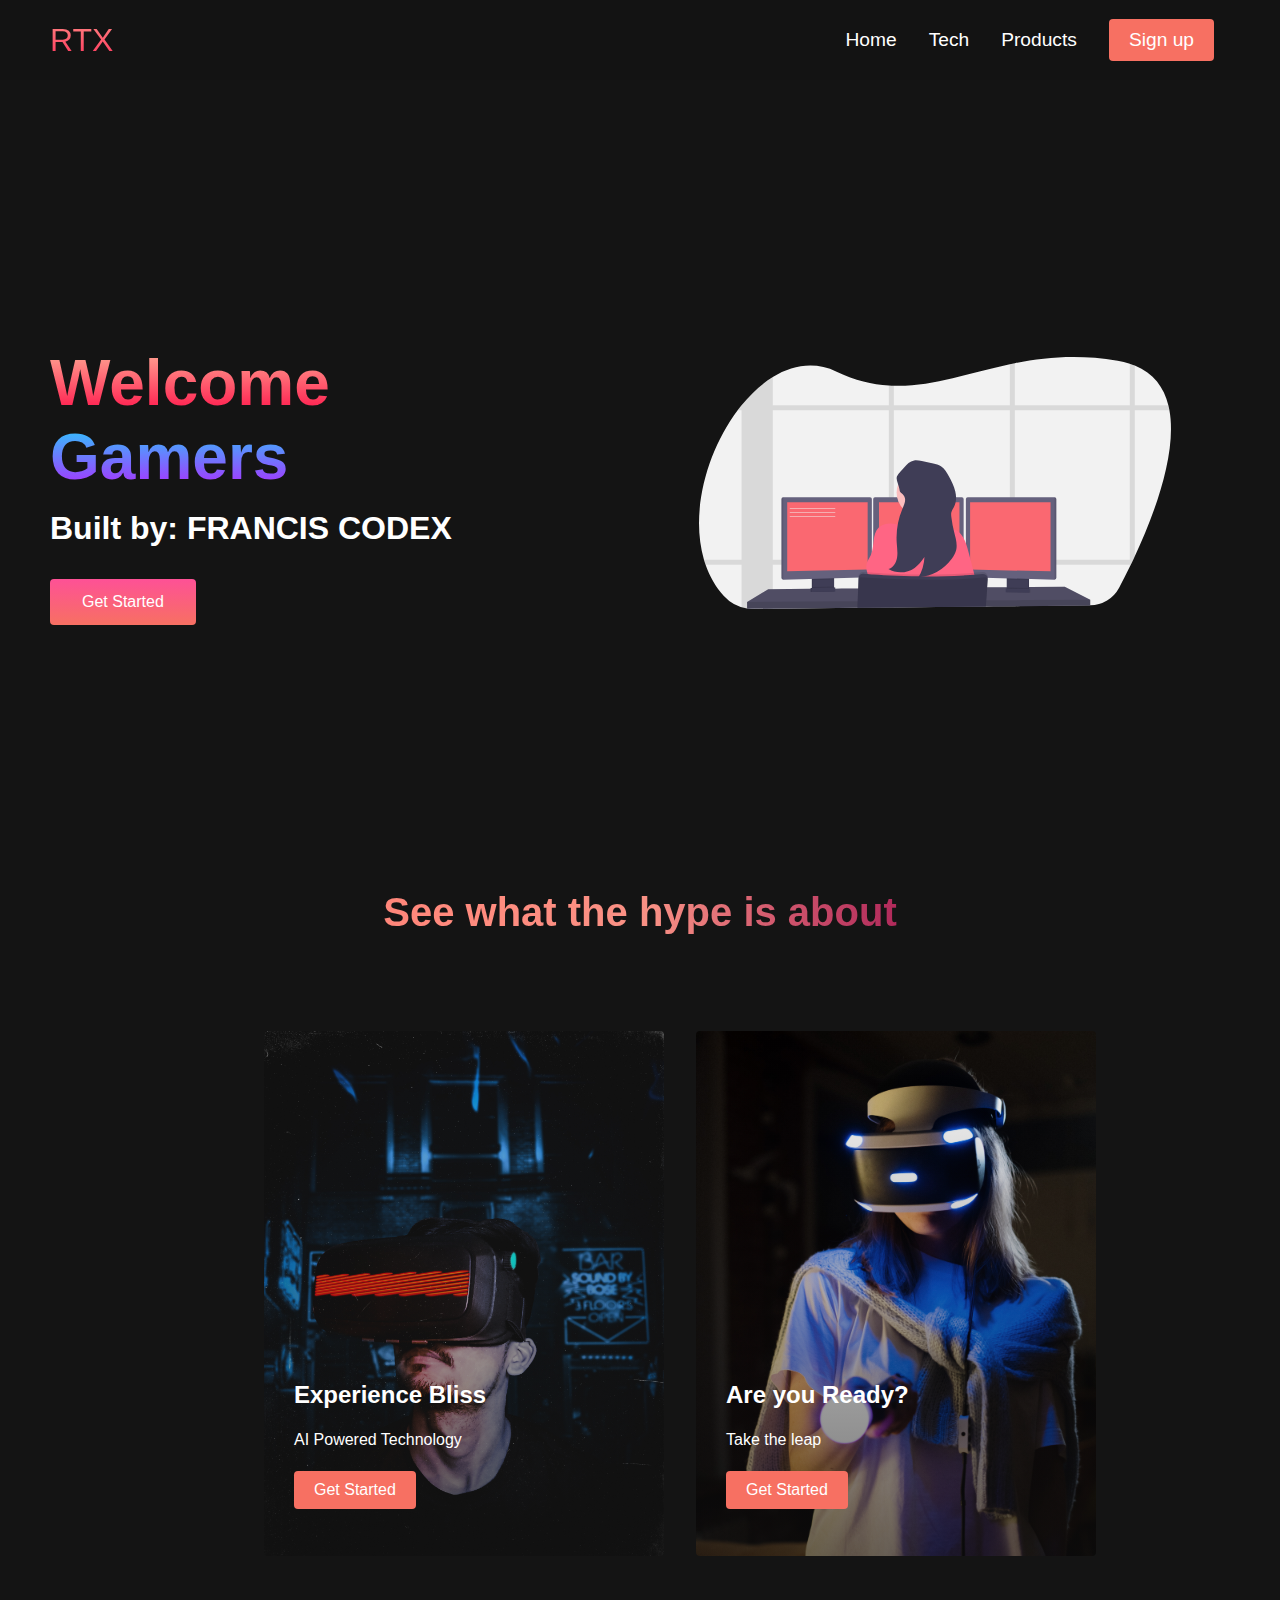
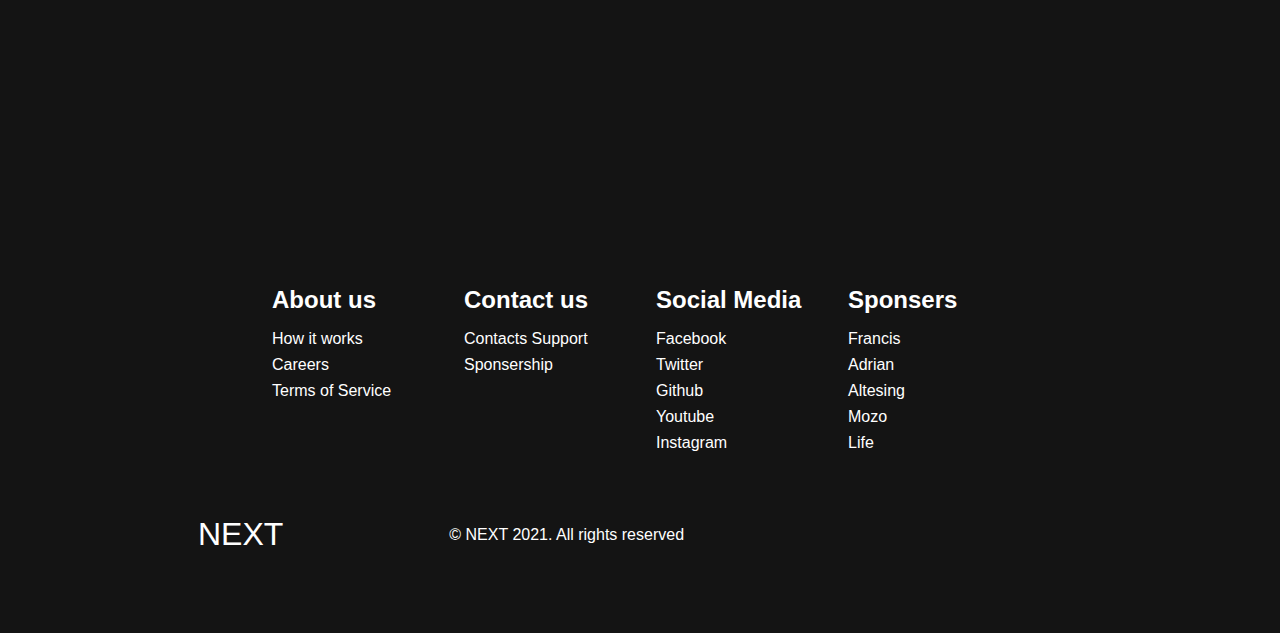
<file: Website 2.0/index.html>
<!DOCTYPE html>
<html lang="en">
<head>
    <meta charset="UTF-8">
    <meta name="viewport" content="width=device-width, initial-scale=1.0">
    <title>Cool Website</title>
    <link rel="stylesheet" href="style.css">
    <link rel="preconnect" href="https://fonts.gstatic.com">
<link href="https://fonts.googleapis.com/css2?family=Kumbh+Sans:wght@400;700&display=swap" rel="stylesheet">
<link rel="stylesheet" href="https://use.fontawesome.com/releases/v5.15.2/css/all.css" integrity="sha384-vSIIfh2YWi9wW0r9iZe7RJPrKwp6bG+s9QZMoITbCckVJqGCCRhc+ccxNcdpHuYu" crossorigin="anonymous">

</head>
<body>
    <!--Navbar--> 
    <nav class="navbar"> 
        <div class="navbar_container">
            <a href="/" id="navbar_logo">RTX</a>
            <div class="navbar_toggle" id="mobile-menu">
                <span class="bar"></span>
                <span class="bar"></span>
                <span class="bar"></span>
            </div>
            <ul class="navbar_menu">
                <li class="navbar_item">
                    <a href="/" class="navbar_links">Home</a>
                </li>
                <li class="navbar_item">
                    <a href="/tech.html" class="navbar_links">Tech</a>
                </li>
                <li class="navbar_item">
                    <a href="/" class="navbar_links">Products</a>
                </li>
                <li class="navbar_btn">
                    <a href="/" class="button">Sign up</a>
                </li>
            </ul>
        </div>
    </nav>

    <!--Hero Section--> 
    <div class="main">
        <div class="main_container">
            <div class="main_content">
                <h1>Welcome</h1>
                <h2>Gamers</h2>
                <p>Built by: FRANCIS CODEX</p>
                <button class="main_btn"><a href="/">Get Started</a></button>
            </div>
            <div class="main_img-container">
                <img src="images/program.svg" alt="png" id="main-img">
            </div>
        </div>
    </div>
    <!--Services Section-->
    <div class="services">
        <h1>See what the hype is about</h1>
        <div class="services_container">
            <div class="services_card">
                <h2>Experience Bliss</h2>
                <p>AI Powered Technology</p>
                <button>Get Started</button>
            </div>
            <div class="services_card">
                <h2>Are you Ready?</h2>
                <p>Take the leap</p>
                <button>Get Started</button>
            </div>
        </div>
    </div>
    <!--Footer Section-->
    <div class="footer_container">
        <div class="footer_links">
            <div class="footer_links-wrapper">
                <div class="footer_links-items">
                    <h2>About us</h2>
                    <a href="/">How it works</a>
                    <a href="/">Careers</a>
                    <a href="/">Terms of Service</a>
                </div>
                <div class="footer_links-items">
                    <h2>Contact us</h2>
                    <a href="/">Contacts Support</a>
                    <a href="/">Sponsership</a>
                </div>
            </div>
            <div class="footer_links-wrapper">
                <div class="footer_links-items">
                    <h2>Social Media</h2>
                    <a href="/">Facebook</a>
                    <a href="/">Twitter</a>
                    <a href="/">Github</a>
                    <a href="/">Youtube</a>
                    <a href="/">Instagram</a>
                </div>
                <div class="footer_links-items">
                    <h2>Sponsers</h2>
                    <a href="/">Francis</a>
                    <a href="/">Adrian</a>
                    <a href="/">Altesing</a>
                    <a href="/">Mozo</a>
                    <a href="/">Life</a>
                </div>
            </div>
        </div>
        <div class="social_media">
            <div class="social_media-wrap">
                <div class="footer_logo">
                    <a href="/" class="footer_logo"><i class="fas fa-gem"></i>NEXT</a>
                </div>
                <p class="website_right">© NEXT 2021. All rights reserved</p>
                <div class="social_icons">
                    <a href="/" class="social_icon-link" target="_blank">
                    <i class="fab fa-facebook"></i>
                    </a>
                    <a href="/" class="social_icon-link" target="_blank">
                        <i class="fab fa-instagram"></i>
                    </a>
                        <a href="/" class="social_icon-link" target="_blank">
                        <i class="fab fa-twitter"></i>
                        </a>
                </div>
            </div>
        </div>
    </div>

    <script src="scripts.js"></script>
</body>
</html>
</file>
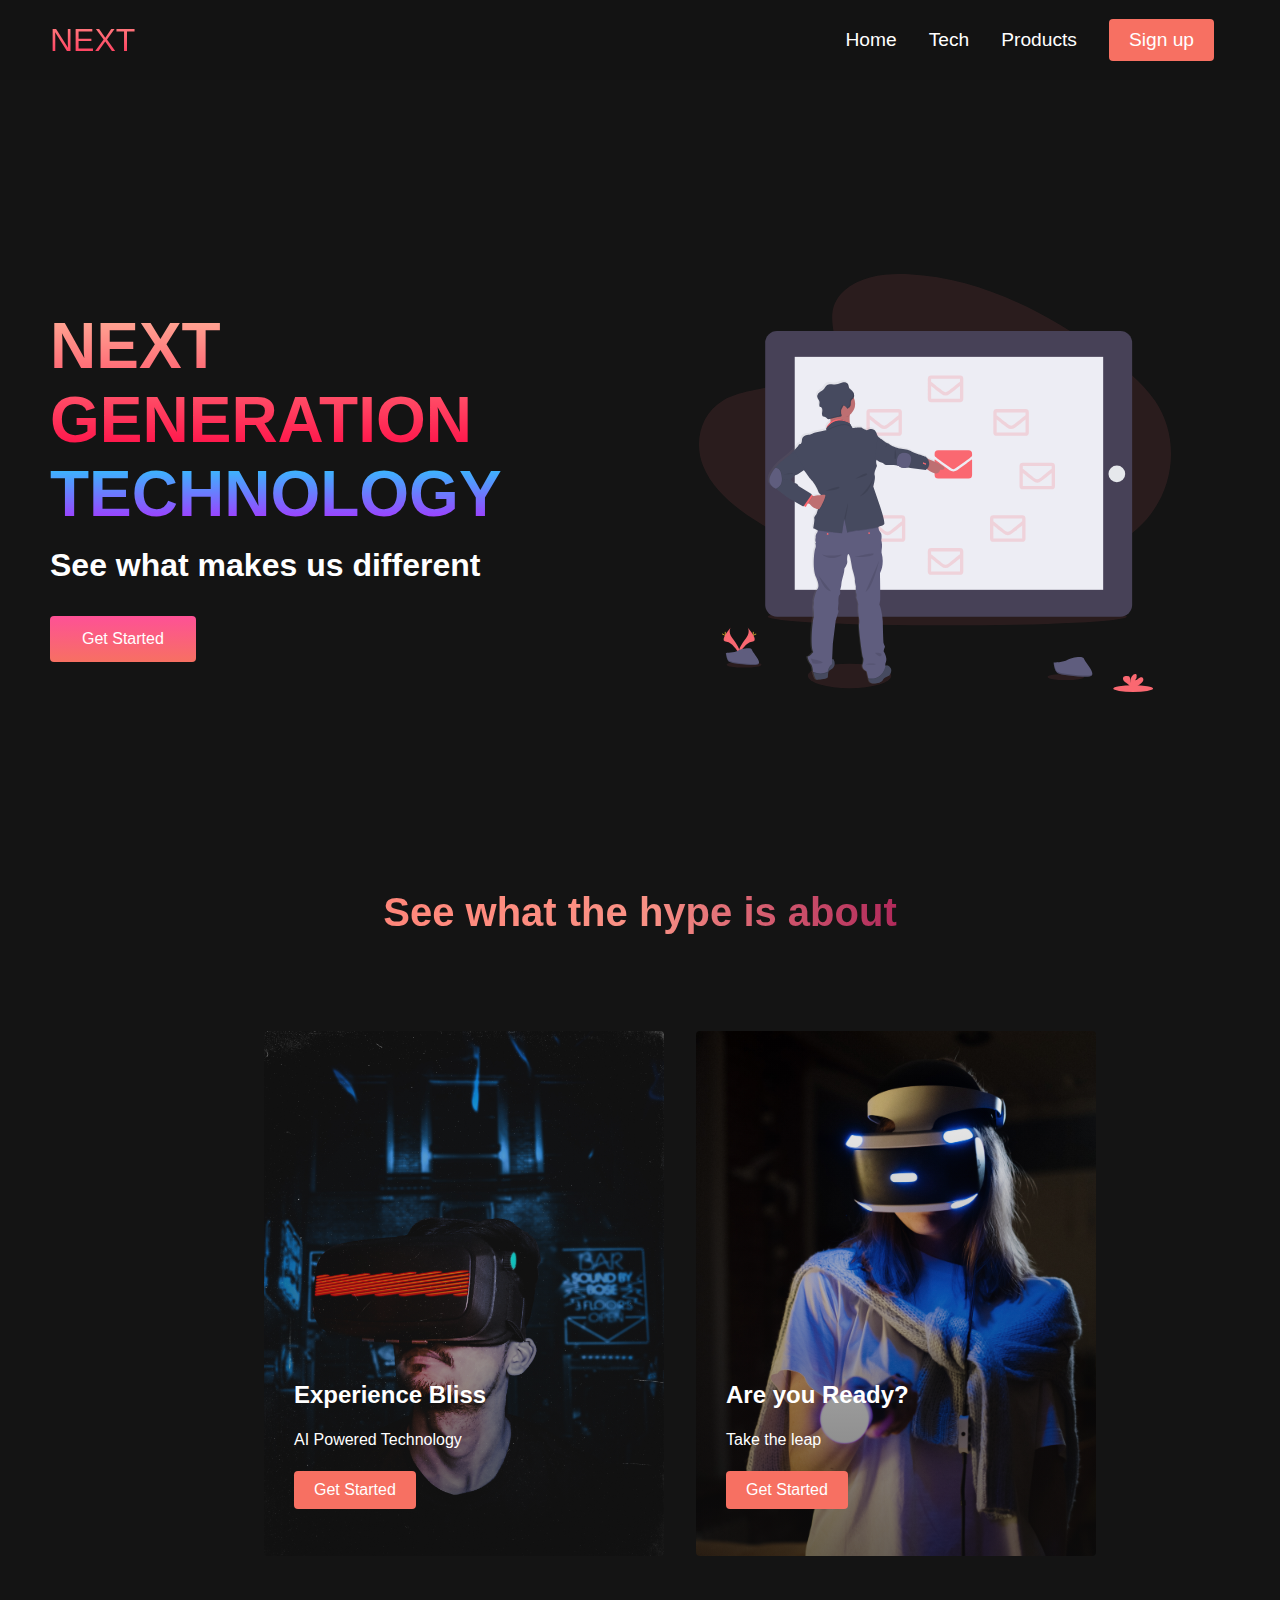
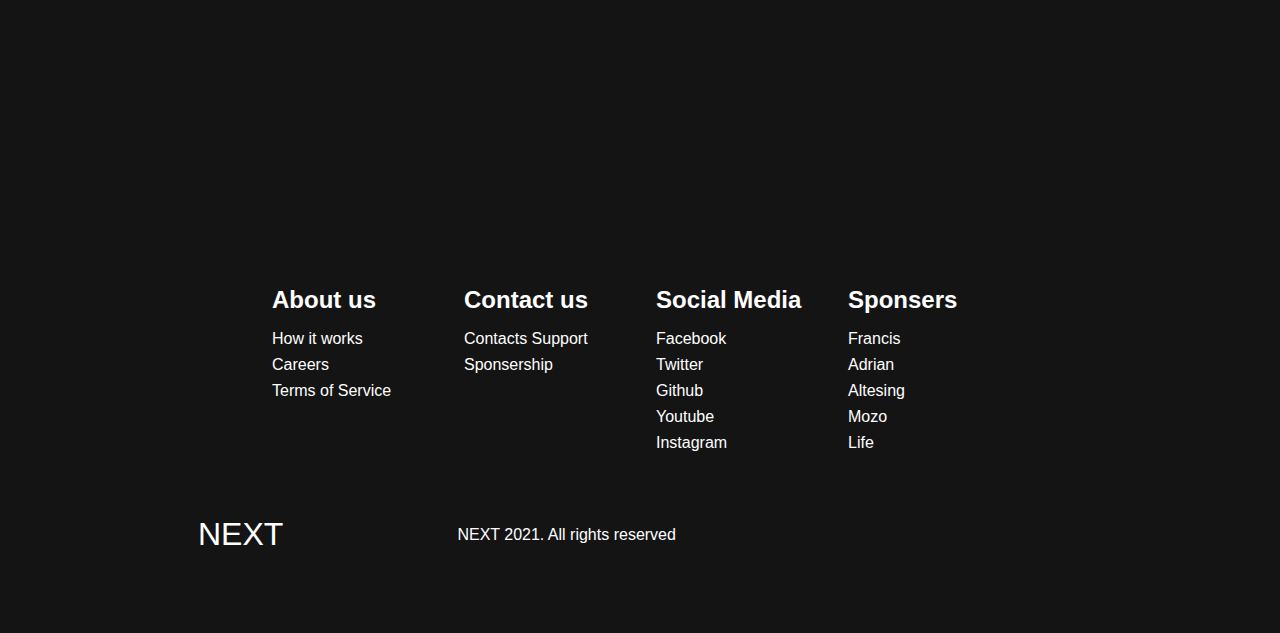
<file: Website 2.0/tech.html>
<!DOCTYPE html>
<html lang="en">
<head>
    <meta charset="UTF-8">
    <meta name="viewport" content="width=device-width, initial-scale=1.0">
    <title>Cool Website</title>
    <link rel="stylesheet" href="style.css">
    <link rel="preconnect" href="https://fonts.gstatic.com">
<link href="https://fonts.googleapis.com/css2?family=Kumbh+Sans:wght@400;700&display=swap" rel="stylesheet">
<link rel="stylesheet" href="https://use.fontawesome.com/releases/v5.15.2/css/all.css" integrity="sha384-vSIIfh2YWi9wW0r9iZe7RJPrKwp6bG+s9QZMoITbCckVJqGCCRhc+ccxNcdpHuYu" crossorigin="anonymous">

</head>
<body>
    <!--Navbar--> 
    <nav class="navbar"> 
        <div class="navbar_container">
            <a href="/" id="navbar_logo">NEXT</a>
            <div class="navbar_toggle" id="mobile-menu">
                <span class="bar"></span>
                <span class="bar"></span>
                <span class="bar"></span>
            </div>
            <ul class="navbar_menu">
                <li class="navbar_item">
                    <a href="/" class="navbar_links">Home</a>
                </li>
                <li class="navbar_item">
                    <a href="/tech.html" class="navbar_links">Tech</a>
                </li>
                <li class="navbar_item">
                    <a href="/" class="navbar_links">Products</a>
                </li>
                <li class="navbar_btn">
                    <a href="/" class="button">Sign up</a>
                </li>
            </ul>
        </div>
    </nav>

    <!--Hero Section--> 
    <div class="main">
        <div class="main_container">
            <div class="main_content">
                <h1>NEXT GENERATION</h1>
                <h2>TECHNOLOGY</h2>
                <p>See what makes us different</p>
                <button class="main_btn"><a href="/">Get Started</a></button>
            </div>
            <div class="main_img-container">
                <img src="images/emails.svg" alt="png" id="main-img">
            </div>
        </div>
    </div>
    <!--Services Section-->
    <div class="services">
        <h1>See what the hype is about</h1>
        <div class="services_container">
            <div class="services_card">
                <h2>Experience Bliss</h2>
                <p>AI Powered Technology</p>
                <button>Get Started</button>
            </div>
            <div class="services_card">
                <h2>Are you Ready?</h2>
                <p>Take the leap</p>
                <button>Get Started</button>
            </div>
        </div>
    </div>
    <!--Footer Section-->
    <div class="footer_container">
        <div class="footer_links">
            <div class="footer_links-wrapper">
                <div class="footer_links-items">
                    <h2>About us</h2>
                    <a href="/">How it works</a>
                    <a href="/">Careers</a>
                    <a href="/">Terms of Service</a>
                </div>
                <div class="footer_links-items">
                    <h2>Contact us</h2>
                    <a href="/">Contacts Support</a>
                    <a href="/">Sponsership</a>
                </div>
            </div>
            <div class="footer_links-wrapper">
                <div class="footer_links-items">
                    <h2>Social Media</h2>
                    <a href="/">Facebook</a>
                    <a href="/">Twitter</a>
                    <a href="/">Github</a>
                    <a href="/">Youtube</a>
                    <a href="/">Instagram</a>
                </div>
                <div class="footer_links-items">
                    <h2>Sponsers</h2>
                    <a href="/">Francis</a>
                    <a href="/">Adrian</a>
                    <a href="/">Altesing</a>
                    <a href="/">Mozo</a>
                    <a href="/">Life</a>
                </div>
            </div>
        </div>
        <div class="social_media">
            <div class="social_media-wrap">
                <div class="footer_logo">
                    <a href="/" class="footer_logo"><i class="fas fa-gem"></i>NEXT</a>
                </div>
                <p class="website_right">NEXT 2021. All rights reserved</p>
                <div class="social_icons">
                    <a href="/" class="social_icon-link" target="_blank">
                    <i class="fab fa-facebook"></i>
                    </a>
                    <a href="/" class="social_icon-link" target="_blank">
                        <i class="fab fa-instagram"></i>
                    </a>
                        <a href="/" class="social_icon-link" target="_blank">
                        <i class="fab fa-twitter"></i>
                        </a>
                </div>
            </div>
        </div>
    </div>

    <script src="scripts.js"></script>
</body>
</html>
</file>
<file: Website 2.0/style.css>
*{
    box-sizing: border-box;
    margin: 0;
    padding: 0;
    font-family: 'Kunbh Sans', sans-serif;
}

.navbar{
    background: #131313;
    height: 80px;
    display: flex;
    justify-content: center;
    align-items: center;
    font-size: 1.2rem;
    position: sticky;
    top: 0;
    z-index: 999;
}

.navbar_container{
    display: flex;
    justify-content: space-between;
    height: 80px;
    z-index: 1;
    width: 100%;
    max-width: 1300px;
    margin: 0 auto;
    padding: 0 50px;
}

#navbar_logo{
    background-color: #ff8177;
    background-image: linear-gradient(to top, #ff0844 0%, #ffb199 100%);
    background-size: 100%;
    -webkit-background-clip: text;
    -moz-background-clip: text;
    -webkit-text-fill-color: transparent;
    -moz-text-fill-color: transparent;
    display: flex;
    align-items: center;
    cursor: pointer;
    text-decoration: none;
    font-size: 2rem;
}

.fa-gem{
    margin-right: 0.5rem;

}

.navbar_menu{
    display: flex;
    align-items: center;
    list-style: none;
    text-align: center;
}

.navbar_item{
    height: 80px;

}

.navbar_links{
    color: #fff;
    display: flex;
    align-items: center;
    justify-content: center;
    text-decoration: none;
    padding: 0 1rem;
    height: 100%;

}

.navbar_btn{
    display: flex;
    justify-content: center;
    align-items: center;
    padding: 0 1rem;
    width: 100%;

}

.button{
    display: flex;
    justify-content: center;
    align-items: center;
    text-decoration: none;
    padding: 10px 20px;
    height: 100%;
    width: 100%;
    border: none;
    outline: none;
    border-radius: 4px;
    background: #f77062;
    color: #fff;

}

.button:hover {
    background: #4837ff;
    transition: all 0.3s ease;
}

.navbar_links:hover{
    color: #f77062;
    transition: all 0.3s ease;
}

@media screen and (max-width: 960px) {
    .navbar_container{
        display: flex;
        justify-content: space-between;
        height: 80px;
        z-index: 1;
        width: 100%;
        max-width: 1300px;
        padding: 0;
    }
    .navbar_menu{
        display: grid;
        grid-template-columns: auto;
        margin: 0;
        width: 100%;
        position: absolute;
        top: -1000px;
        opacity: 0;
        transition: all 0.5s ease;
        height: 50vh;
        z-index: -1;
        background: #131313;
    }

    .navbar_menu.active {
        background: #131313;
        top: 100%;
        opacity: 1;
        transition: all 0.5s ease;
        z-index: 99;
        height: 60vh;
        font-size: 1.6rem;
    }

    #navbar_logo{
        padding-left: 25px;

    }

    .navbar_toggle .bar{
        width: 25px;
        height: 3px;
        margin: 5px auto;
        transition: all 0.3s ease-in-out;
        background: #fff;
    }

    .navbar_item{
        width: 100%;
    }

    .navbar_links{
        text-align: center;
        padding: 2rem;
        width: 100%;
        display: table;
    }

    #mobile-menu{
        position: absolute;
        top: 20%;
        right: 5%;
        transform: translate(5%, 20%);

    }

    .navbar_btn{
        padding-bottom: 2rem;
    }

    .button{
        display: flex;
        justify-content: center;
        align-items: center;
        width: 80%;
        height: 80px;
        margin: 0;
    }
    .navbar_toggle .bar{
        display: block;
        cursor: pointer;
    }

    #mobile-menu.is-active .bar:nth-child(2){
        opacity: 0;
    }
    #mobile-menu.is-active .bar:nth-child(1){
        transform: translateY(8px) rotate(45deg);

    }
    #mobile-menu.is-active .bar:nth-child(3){
        transform: translateY(-8px) rotate(-45deg);
    }
    
}

/* Hero Section CSS */

.main{
    background-color: #141414;

}

.main_container{
    display: grid;
    grid-template-columns: 1fr 1fr;
    align-items: center;
    justify-self: center;
    margin: 0 auto;
    height: 90vh;
    background-color: #141414;
    z-index: 1;
    width: 100%;
    max-width: 1300px;
    padding: 0px 50px;
}

.main_content h1{
    font-size: 4rem;
    background-color: #ff8177;
    background-image: linear-gradient(to top, #ff0844 0%, #ffb199 100%);
    background-size: 100%;
    -webkit-background-clip: text;
    -moz-background-clip: text;
    -webkit-text-fill-color: transparent;
    -moz-text-fill-color: transparent;
}

.main_content h2{
    font-size: 4rem;
    background-color: #ff8177;
    background-image: linear-gradient(to top, #b721ff 0%, #21d4fd 100%);
    background-size: 100%;
    -webkit-background-clip: text;
    -moz-background-clip: text;
    -webkit-text-fill-color: transparent;
    -moz-text-fill-color: transparent;
}

.main_content p{
    margin-top: 1rem;
    font-size: 2rem;
    font-weight: 700; 
    color: #fff;
}

.main_btn{
    font-size: 1rem;
    background-image:linear-gradient(to top, #f77062 0%, #fe5196 100%);
    padding: 14px 32px;
    border: none;
    border-radius: 4px;
    color: #fff;
    margin-top: 2rem;
    cursor: pointer;
    position: relative;
    transition: all 0.35s;
    outline: none;
}

.main_btn a{
    position: relative;
    z-index: 2;
    color: #fff;
    text-decoration: none;
}

.main_btn::after{
    position: absolute;
    content: '';
    top: 0;
    left: 0;
    width: 0;
    height: 100%;
    background: #4837ff;
    transition: all 0.35s;
    border-radius: 4px;
}

.main_btn:hover{
    color: #fff;

}

.main_btn:hover::after{
    width: 100%;
}

.main_img-container{
    text-align: center;
}

#main-img{
    height: 80%;
    width: 80%;
}

/* Mobile Responsive */

@media screen and (max-width: 768px) {
.main_container{
    display: grid;
    grid-template-columns: auto;
    align-items: center;
    justify-self: center;
    width: 100%;
    margin: 0 auto;
    height: 90vh;
    }
.main_content{
    text-align: center;
    margin-bottom: 4rem;
}

.main_content h1{
    font-size: 2.5rem;
    margin-top: 2rem;
}
.main_content h2{
    font-size: 3rem;
}

.main_content p{
    margin-top: 1rem;
    font-size: 1.5rem;
}
}

@media screen and (max-wdith: 480px){
.main_content h1{
    font-size: 2.5rem;
    margin-top: 2rem;
}
.main_content h2{
    font-size: 3rem;
}

.main_content p{
    margin-top: 1rem;
    font-size: 1.5rem;
}

.main_btn{
    padding: 12px 36px;
    margin: 2.5rem 0;
}
}

/* Services Section*/

.services{
    background: #141414;
    display: flex;
    flex-direction: column;
    align-items: center;
    height: 100vh;
}

.services h1{
    background-color: #ff8177;
    background-image: linear-gradient(to right, #ff8177 0%, #ff867a 0%, #ff8c7f 21%, #f99185 52%, #cf556c 78%, #b12a5b 100%);
    background-size: 100%;
    margin-bottom: 5rem;
    font-size: 2.5rem;
    -webkit-background-clip: text;
    -moz-background-clip: text;
    -webkit-text-fill-color: transparent;
    -moz-text-fill-color: transparent;
}

.services_container{
    display: flex;
    justify-self: center;
    flex-wrap: wrap;
}

.services_card{
    margin: 1rem;
    height: 525px;
    width: 400px;
    border-radius: 4px;
    background-image:  linear-gradient(to bottom, rgba(0,0,0,0) 0%, rgba(17,17,17,0.6) 100%), url(images/vr1.jpg);
    background-size: cover;
    position: relative;
    left: 40px;
    color: #fff;
}

.services_card:nth-child(2){
    background-image:  linear-gradient(to bottom, rgba(0,0,0,0) 0%, rgba(17,17,17,0.6) 100%), url(images/vr2.jpg); 

}

.services h2{
    position: absolute;
    top: 350px;
    left: 30px;

}

.services_card p{
    position: absolute;
    top: 400px;
    left: 30px;

}

.services_card button{
    color: #fff;
    padding: 10px 20px;
    border: none;
    outline: none;
    border-radius: 4px;
    background: #f77062;
    position: absolute;
    top: 440px;
    left: 30px;
    font-size: 1rem;
    cursor: pointer;
}

.services_card:hover{
    transform: scale(1.075);
    transition: 0.2s ease-in;
    cursor: pointer;
}

@media screen and (max-width: 960px){
    .services{
        height: 1600px;
    }
    .services h1{
        font-size: 2rem;
        margin-top: 12rem;
    }
}

@media screen and (max-width: 480px) {
    .services{
        height: 1400px;
    }
    .services h1{
        font-size: 1.2rem;
    }

    .services_card{
        width: 300px;
    }
}

/*Footer CSS*/

.footer_container{
    background-color: #141414;
    padding: 5rem 0;
    display: flex;
    flex-direction: column;
    justify-content: center;
    align-items: center;
}
.footer_logo a{
    color: #fff;
    display: flex;
    align-items: center;
    cursor: pointer;
    text-decoration: none;
    font-size: 2rem;
}

.footer_links{
    width: 100%;
    max-width: 1000px;
    display: flex;
    justify-content: center;
}

.footer_links-wrapper{
    display: flex;
}

.footer_links-items{
    display: flex;
    flex-direction: column;
    align-items: flex-start;
    margin: 16px;
    text-align: left;
    width: 160px;
    box-sizing: border-box;
}

.footer_links-items h2{
    margin-bottom: 16px;
}

.footer_links-items > h2{
    color: #fff;
}

.footer_links-items a{
    color: #fff;
    text-decoration: none;
    margin-bottom: 0.5rem;
}

.footer_links-items a:hover{
    color: #e9e9e9;
    transition: 0.3s ease-out;

}

/*Social Icons */
.social_icon-link{
    color: #fff;
    font-size: 24px;
}

.social_media {
    max-width: 1000px;
    width: 100%;
}

.social_media-wrap{
    display: flex;
    justify-content: space-between;
    align-items: center;
    width: 90%;
    max-width: 1000px;
    margin: 40px auto 0 auto;
}

.social_icons{
    display: flex;
    justify-content: space-between;
    align-items: center;
    width: 240px;
}

.social_logo {
    color: #fff;
    justify-self: flex-start;
    margin-left: 20px;
    cursor: pointer;
    text-decoration: none;
    font-size: 2rem;
    display: flex;
    align-items: center;
    margin-bottom: 16px;
}

.website_right{
    color: #fff;
}

@media screen and (max-width: 820px){
    .footer_links {
        padding-top: 2rem;
    }
    #footer_logo{
        margin-bottom: 2rem;
    }
    .website_right {
        margin-bottom: 2rem;
    }
    .footer_links-wrapper {
        flex-direction: column;
    }
    .social_media-wrap {
        flex-direction: column;
    }
}

@media screen and (max-width: 480px) {
    .footer_link-items {
        margin: 0;
        padding: 10px;
        width: 100%;
    }
}
</file>
